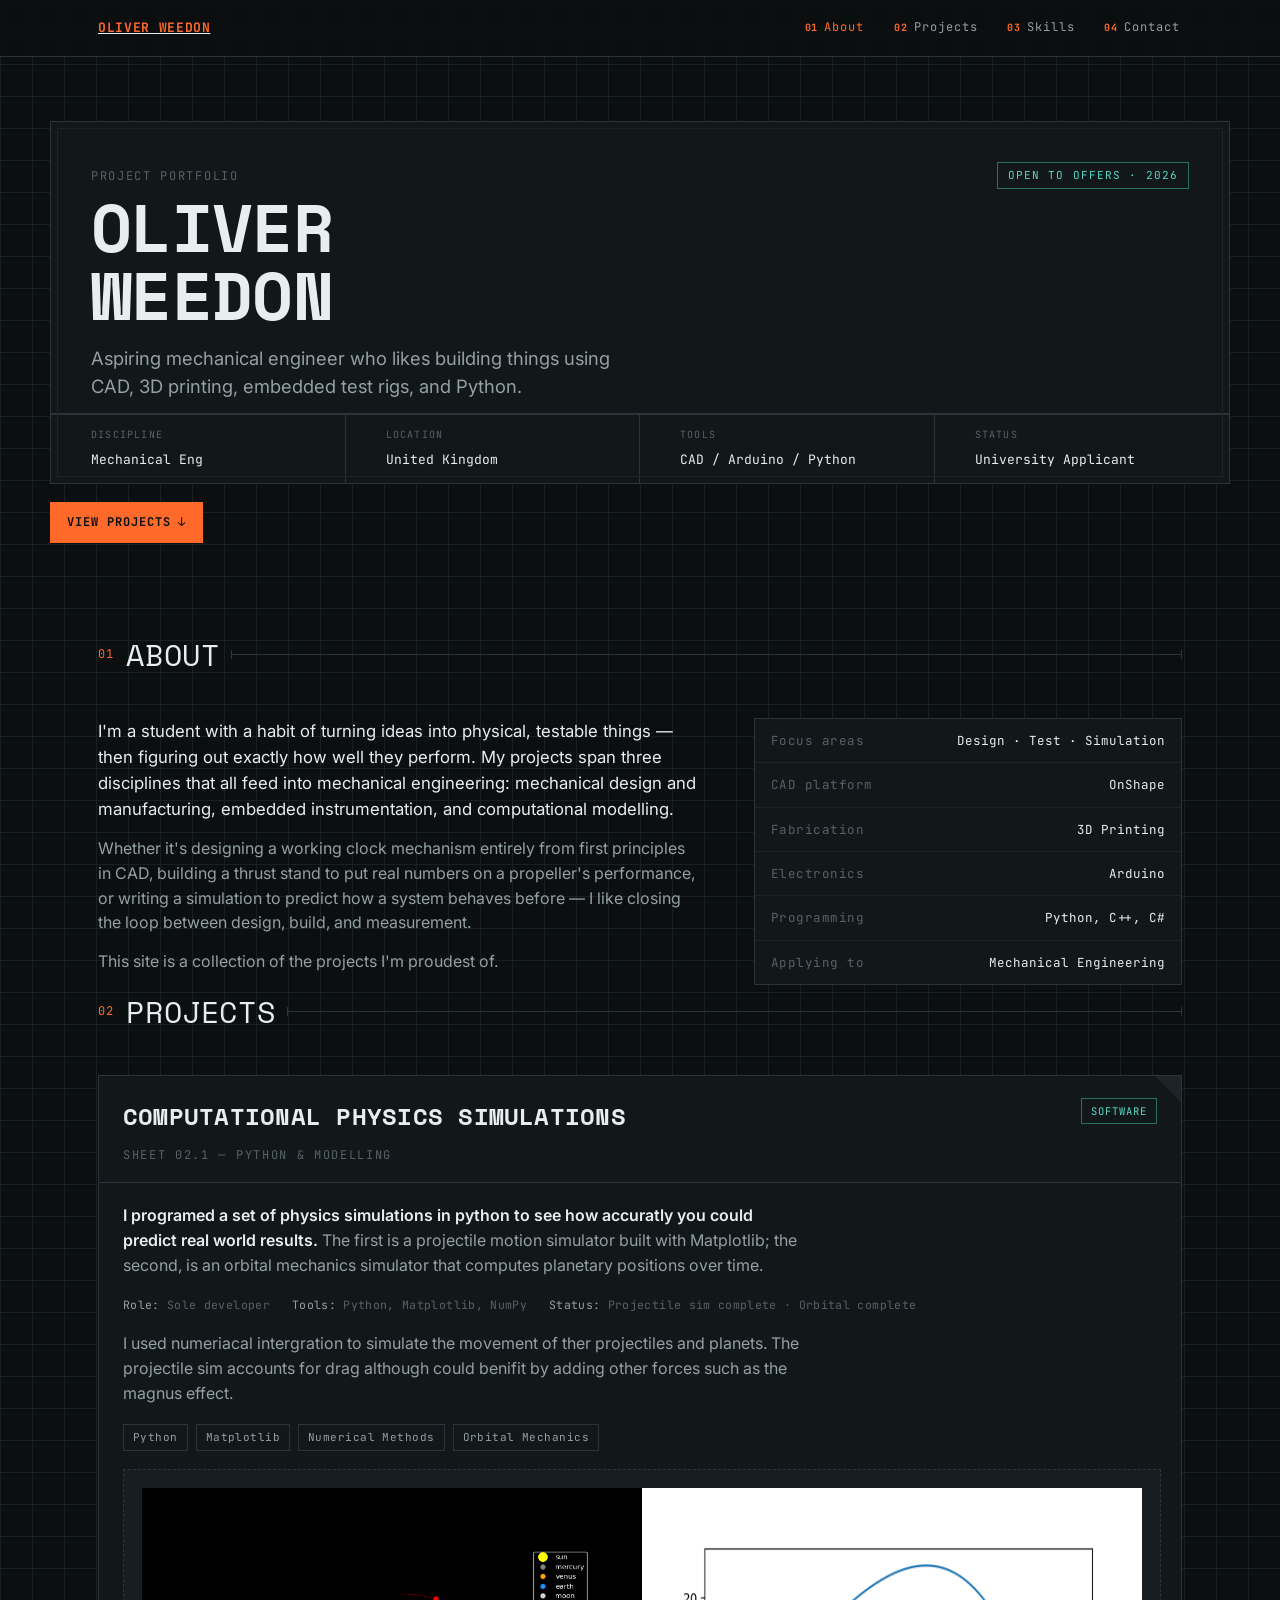
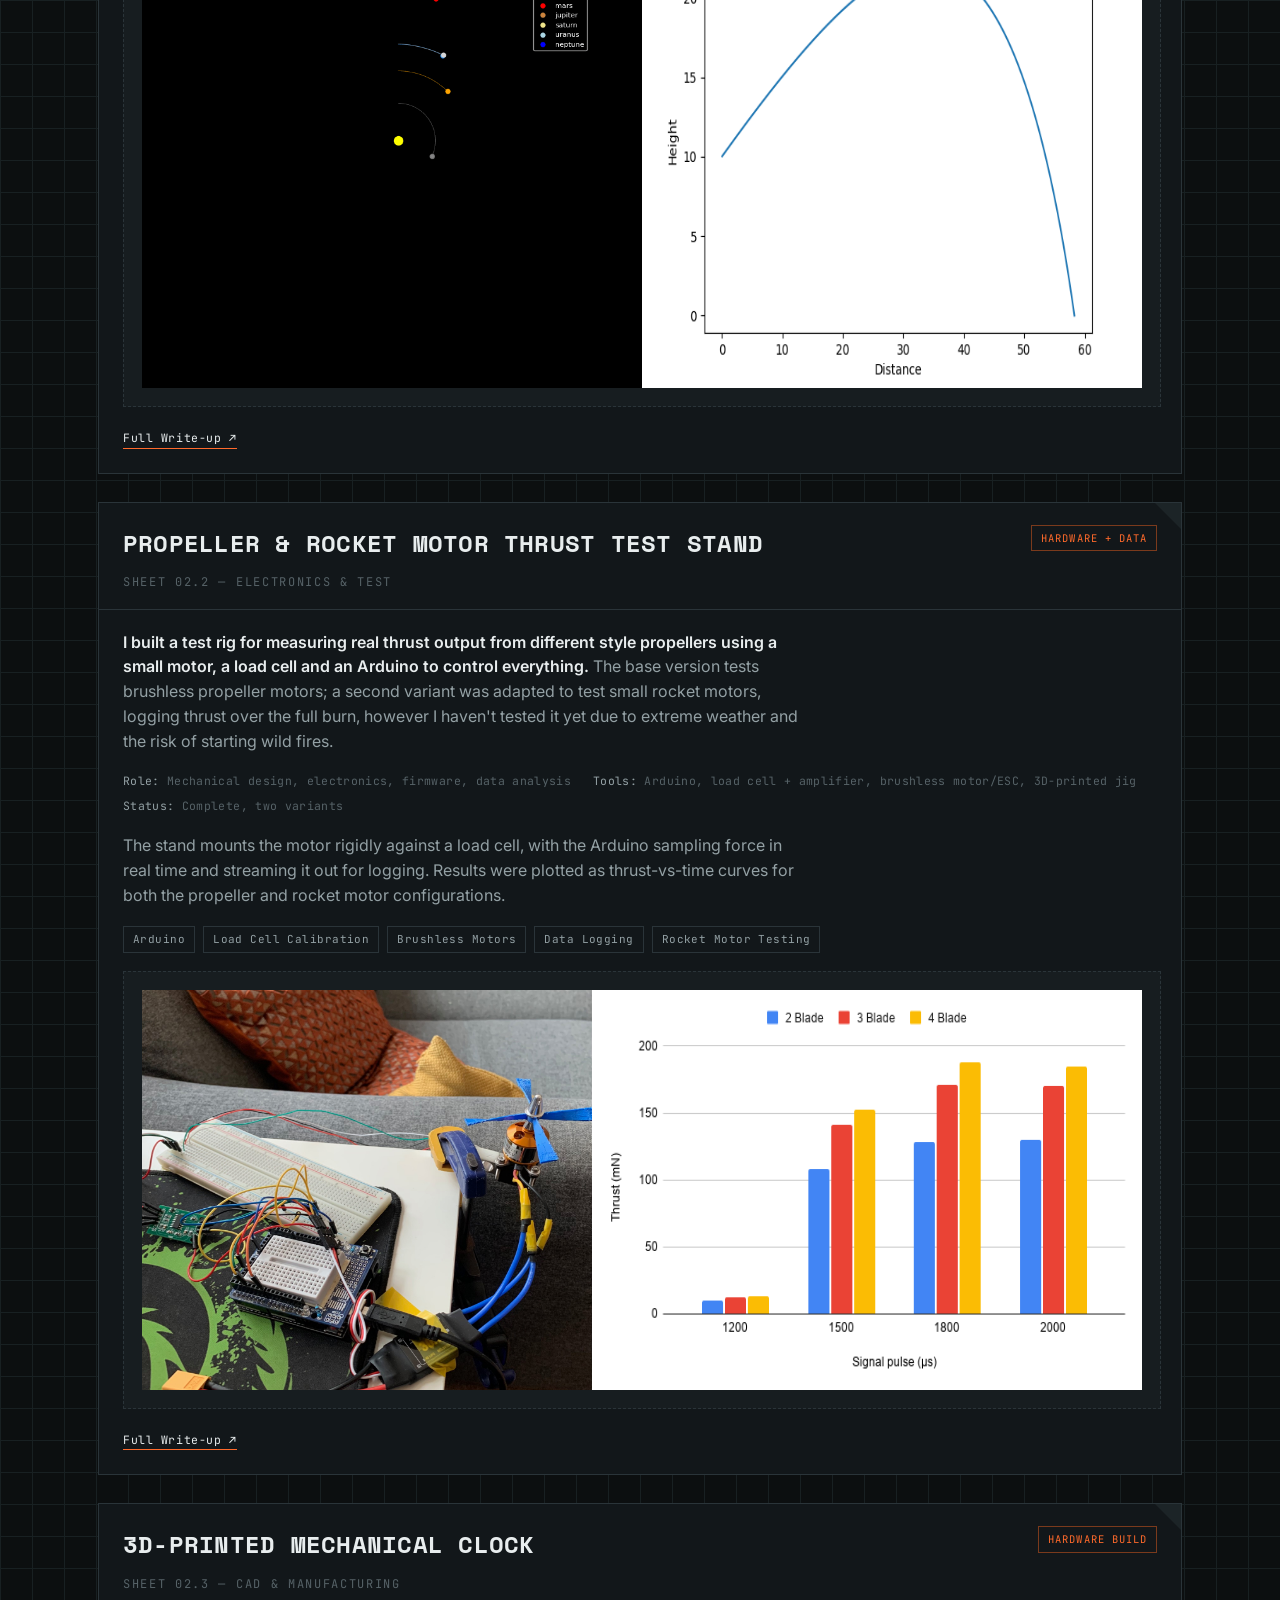
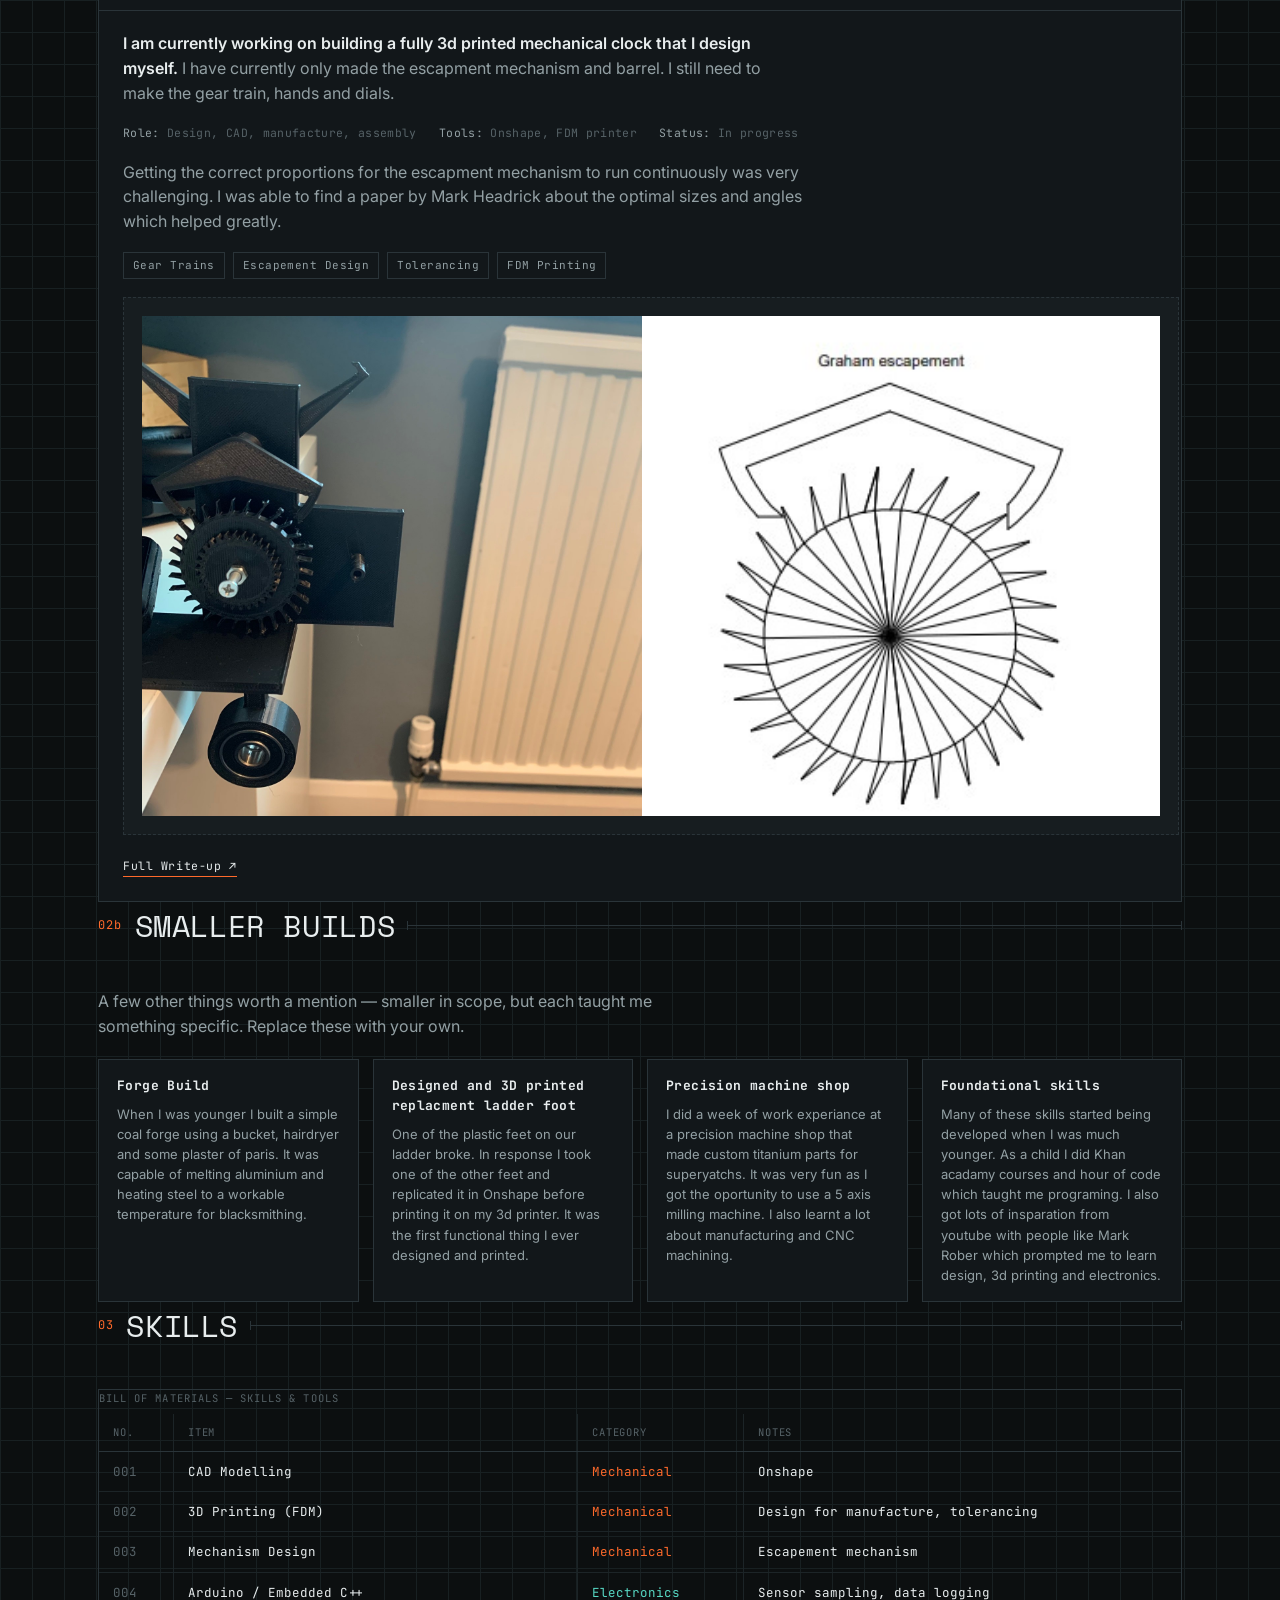
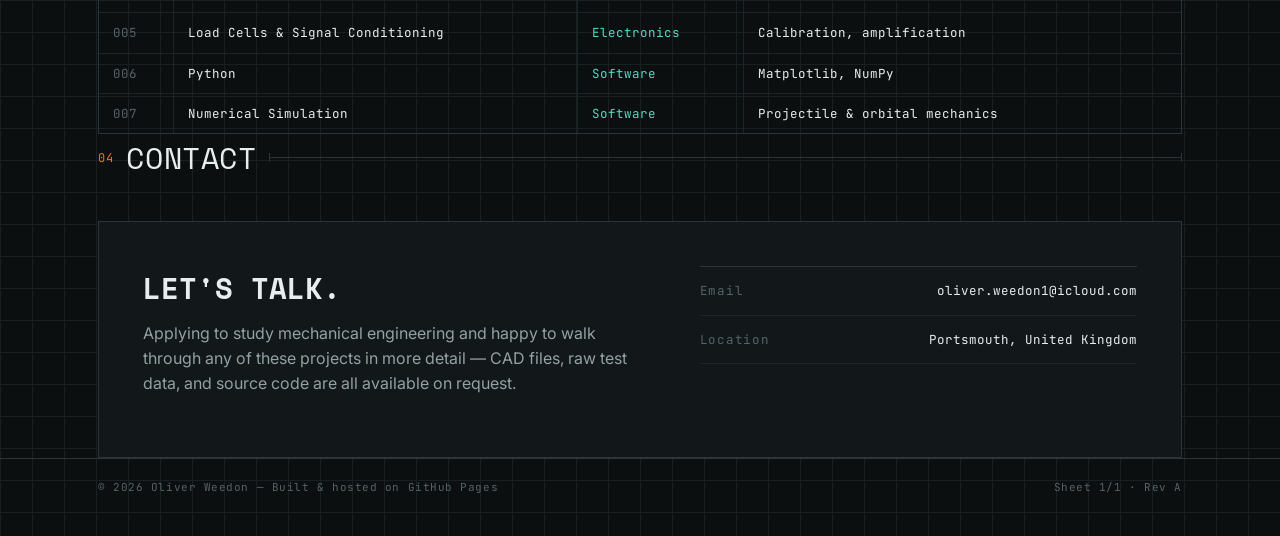
<file: index.html>
<!DOCTYPE html>
<html lang="en">
<head>
<meta charset="UTF-8">
<meta name="viewport" content="width=device-width, initial-scale=1.0">
<title>Oliver Weedon — Mechanical Engineering Portfolio</title>
<meta name="description" content="Engineering project portfolio — CAD, 3D printing, embedded electronics, and computational physics.">
<link rel="preconnect" href="https://fonts.googleapis.com">
<link href="https://fonts.googleapis.com/css2?family=Space+Mono:wght@400;700&family=JetBrains+Mono:wght@400;500&family=Inter:wght@400;500;600&display=swap" rel="stylesheet">
<link rel="stylesheet" href="style.css">
</head>
<body>

<nav class="ruler-nav">
  <div class="wrap">
    <a href="#top" class="ruler-mark"><span>OLIVER WEEDON</span></a>
    <ul class="ruler-links">
      <li><a href="#about"><small>01</small><span class="label">About</span></a></li>
      <li><a href="#projects"><small>02</small><span class="label">Projects</span></a></li>
      <li><a href="#skills"><small>03</small><span class="label">Skills</span></a></li>
      <li><a href="#contact"><small>04</small><span class="label">Contact</span></a></li>
    </ul>
  </div>
</nav>

<main id="top">

  <!-- ============================= HERO ============================= -->
  <header class="hero wrap">
    <div class="title-block">
      <div class="tb-top">
        <div>
          <span class="eyebrow">Project Portfolio</span>
          <h1 class="tb-name">Oliver<br>Weedon</h1>
          <p class="tb-tagline">Aspiring mechanical engineer who likes building things using CAD, 3D printing, embedded test rigs, and Python.</p>
        </div>
        <span class="tb-status">Open to offers · 2026</span>
      </div>
      <div class="tb-fields">
        <div class="tb-field"><span class="k">Discipline</span><span class="v">Mechanical Eng</span></div>
        <div class="tb-field"><span class="k">Location</span><span class="v">United Kingdom</span></div>
        <div class="tb-field"><span class="k">Tools</span><span class="v">CAD / Arduino / Python</span></div>
        <div class="tb-field"><span class="k">Status</span><span class="v">University Applicant</span></div>
      </div>
    </div>
    <div class="hero-links">
      <a href="#projects" class="btn primary">View Projects ↓</a>
    </div>
  </header>

  <!-- ============================= ABOUT ============================= -->
  <section id="about" class="wrap">
    <div class="dim-divider"><span class="num">01</span><span class="label">About</span><span class="line"></span></div>
    <div class="about-grid reveal">
      <div class="about-text">
        <p>I'm a student with a habit of turning ideas into physical, testable things — then figuring out exactly how well they perform. My projects span three disciplines that all feed into mechanical engineering: mechanical design and manufacturing, embedded instrumentation, and computational modelling.</p>
        <p>Whether it's designing a working clock mechanism entirely from first principles in CAD, building a thrust stand to put real numbers on a propeller's performance, or writing a simulation to predict how a system behaves before — I like closing the loop between design, build, and measurement.</p>
        <p>This site is a collection of the projects I'm proudest of.</p>
      </div>
      <div class="spec-list">
        <div class="row"><span class="k">Focus areas</span><span class="v">Design · Test · Simulation</span></div>
        <div class="row"><span class="k">CAD platform</span><span class="v">OnShape</span></div>
        <div class="row"><span class="k">Fabrication</span><span class="v">3D Printing</span></div>
        <div class="row"><span class="k">Electronics</span><span class="v">Arduino</span></div>
        <div class="row"><span class="k">Programming</span><span class="v">Python, C++, C#</span></div>
        <div class="row"><span class="k">Applying to</span><span class="v">Mechanical Engineering</span></div>
      </div>
    </div>
  </section>

  <!-- ============================= PROJECTS ============================= -->
  <section id="projects" class="wrap">
    <div class="dim-divider"><span class="num">02</span><span class="label">Projects</span><span class="line"></span></div>

    <div class="projects-list">

        <!-- Project 01: Mechanical Clock -->
        <article class="sheet reveal">
            <div class="sheet-corner" aria-hidden="true"></div>
            <div class="sheet-head">
                <div>
                    <h3><a href="project-simulations.html" style="color:inherit; text-decoration:none;">Computational Physics Simulations</a></h3>
                    <span class="eyebrow">Sheet 02.1 — Python &amp; Modelling</span>
                </div>
                <span class="sheet-tag code">Software</span>
            </div>
            <div class="sheet-body">
                <p><strong>I programed a set of physics simulations in python to see how accuratly you could predict real world results.</strong> The first is a projectile motion simulator built with Matplotlib; the second, is an orbital mechanics simulator that computes planetary positions over time.</p>
                <div class="sheet-meta">
                    <span><b>Role:</b> Sole developer</span>
                    <span><b>Tools:</b> Python, Matplotlib, NumPy</span>
                    <span><b>Status:</b> Projectile sim complete · Orbital complete</span>
                </div>
                <p>I used numeriacal intergration to simulate the movement of ther projectiles and planets. The projectile sim accounts for drag although could benifit by adding other forces such as the magnus effect.</p>
                <div class="chip-row">
                    <span class="chip">Python</span>
                    <span class="chip">Matplotlib</span>
                    <span class="chip">Numerical Methods</span>
                    <span class="chip">Orbital Mechanics</span>
                </div>
                <div class="figure-placeholder">
                    <img src="orbit_animation1.gif" width="500" height="500">
                    <img src="Projectile.png" width="500" height="500">
                </div>
                <div class="sheet-links">
                    <a href="project-simulations.html">Full Write-up ↗</a>
                </div>
            </div>
        </article>

        <!-- Project 02: Thrust Stand -->
        <article class="sheet reveal">
            <div class="sheet-corner" aria-hidden="true"></div>
            <div class="sheet-head">
                <div>
                    <h3><a href="project-thrust-stand.html" style="color:inherit; text-decoration:none;">Propeller &amp; Rocket Motor Thrust Test Stand</a></h3>
                    <span class="eyebrow">Sheet 02.2 — Electronics &amp; Test</span>
                </div>
                <span class="sheet-tag build">Hardware + Data</span>
            </div>
            <div class="sheet-body">
                <p><strong>I built a test rig for measuring real thrust output from different style propellers using a small motor, a load cell and an Arduino to control everything.</strong> The base version tests brushless propeller motors; a second variant was adapted to test small rocket motors, logging thrust over the full burn, however I haven't tested it yet due to extreme weather and the risk of starting wild fires.</p>
                <div class="sheet-meta">
                    <span><b>Role:</b> Mechanical design, electronics, firmware, data analysis</span>
                    <span><b>Tools:</b> Arduino, load cell + amplifier, brushless motor/ESC, 3D-printed jig</span>
                    <span><b>Status:</b> Complete, two variants</span>
                </div>
                <p>The stand mounts the motor rigidly against a load cell, with the Arduino sampling force in real time and streaming it out for logging. Results were plotted as thrust-vs-time curves for both the propeller and rocket motor configurations.</p>
                <div class="chip-row">
                    <span class="chip">Arduino</span>
                    <span class="chip">Load Cell Calibration</span>
                    <span class="chip">Brushless Motors</span>
                    <span class="chip">Data Logging</span>
                    <span class="chip">Rocket Motor Testing</span>
                </div>
                <div class="figure-placeholder">
                    <img src="Motor.jpeg" width="450" height="400">
                    <img src="chart (1).png" width="550" height="400">
                </div>
                <div class="sheet-links">
                    <a href="project-thrust-stand.html">Full Write-up ↗</a>
                </div>
            </div>
        </article>

        <!-- Project 03: Physics Simulations -->

        <article class="sheet reveal">
            <div class="sheet-corner" aria-hidden="true"></div>
            <div class="sheet-head">
                <div>
                    <h3><a href="project-clock.html" style="color:inherit; text-decoration:none;">3D-Printed Mechanical Clock</a></h3>
                    <span class="eyebrow">Sheet 02.3 — CAD &amp; Manufacturing</span>
                </div>
                <span class="sheet-tag build">Hardware Build</span>
            </div>
            <div class="sheet-body">
                <p><strong>I am currently working on building a fully 3d printed mechanical clock that I design myself.</strong> I have currently only made the escapment mechanism and barrel. I still need to make the gear train, hands and dials.</p>
                <div class="sheet-meta">
                    <span><b>Role:</b> Design, CAD, manufacture, assembly</span>
                    <span><b>Tools:</b> Onshape, FDM printer</span>
                    <span><b>Status:</b> In progress</span>
                </div>
                <p>Getting the correct proportions for the escapment mechanism to run continuously was very challenging. I was able to find a paper by Mark Headrick about the optimal sizes and angles which helped greatly.</p>
                <div class="chip-row">
                    <span class="chip">Gear Trains</span>
                    <span class="chip">Escapement Design</span>
                    <span class="chip">Tolerancing</span>
                    <span class="chip">FDM Printing</span>
                </div>
                <div class="figure-placeholder">
                    <img src="IMG_1577.jpg" width="500" height="500">
                    <img src="escapment.jpg"  height="500">
                </div>
                <div class="sheet-links">
                    <a href="project-clock.html">Full Write-up ↗</a>
                </div>
            </div>
        </article>

    </div>
  </section>



  <!-- ============================= MISC PROJECTS ============================= -->
  <section id="misc" class="wrap">
    <div class="dim-divider"><span class="num">02b</span><span class="label">Smaller Builds</span><span class="line"></span></div>
    <p class="about-text" style="margin-bottom:20px; color:var(--ink-dim); max-width:60ch;">A few other things worth a mention — smaller in scope, but each taught me something specific. Replace these with your own.</p>
    <div class="misc-grid reveal">
      <div class="misc-card">
        <h4>Forge Build</h4>
        <p>When I was younger I built a simple coal forge using a bucket, hairdryer and some plaster of paris. It was capable of melting aluminium and heating steel to a workable temperature for blacksmithing.</p>
      </div>
      <div class="misc-card">
        <h4>Designed and 3D printed replacment ladder foot</h4>
        <p>One of the plastic feet on our ladder broke. In response I took one of the other feet and replicated it in Onshape before printing it on my 3d printer. It was the first functional thing I ever designed and printed.</p>
      </div>
      <div class="misc-card">
        <h4>Precision machine shop</h4>
        <p>I did a week of work experiance at a precision machine shop that made custom titanium parts for superyatchs. It was very fun as I got the oportunity to use a 5 axis milling machine. I also learnt a lot about manufacturing and CNC machining.</p>
      </div>
      <div class="misc-card">
        <h4>Foundational skills</h4>
        <p>Many of these skills started being developed when I was much younger. As a child I did Khan acadamy courses and hour of code which taught me programing. I also got lots of insparation from youtube with people like Mark Rober which prompted me to learn design, 3d printing and electronics.</p>
      </div>
    </div>
  </section>

  <!-- ============================= SKILLS ============================= -->
  <section id="skills" class="wrap">
    <div class="dim-divider"><span class="num">03</span><span class="label">Skills</span><span class="line"></span></div>
    <div class="bom-wrap reveal">
      <table class="bom">
        <caption>Bill of Materials — Skills &amp; Tools</caption>
        <thead>
          <tr><th>No.</th><th>Item</th><th>Category</th><th>Notes</th></tr>
        </thead>
        <tbody>
          <tr><td class="no">001</td><td>CAD Modelling</td><td class="cat-build">Mechanical</td><td>Onshape</td></tr>
          <tr><td class="no">002</td><td>3D Printing (FDM)</td><td class="cat-build">Mechanical</td><td>Design for manufacture, tolerancing</td></tr>
          <tr><td class="no">003</td><td>Mechanism Design</td><td class="cat-build">Mechanical</td><td>Escapement mechanism</td></tr>
          <tr><td class="no">004</td><td>Arduino / Embedded C++</td><td class="cat-code">Electronics</td><td>Sensor sampling, data logging</td></tr>
          <tr><td class="no">005</td><td>Load Cells &amp; Signal Conditioning</td><td class="cat-code">Electronics</td><td>Calibration, amplification</td></tr>
          <tr><td class="no">006</td><td>Python</td><td class="cat-code">Software</td><td>Matplotlib, NumPy</td></tr>
          <tr><td class="no">007</td><td>Numerical Simulation</td><td class="cat-code">Software</td><td>Projectile &amp; orbital mechanics</td></tr>
        </tbody>
      </table>
    </div>
  </section>

  <!-- ============================= CONTACT ============================= -->
  <section id="contact" class="wrap">
    <div class="dim-divider"><span class="num">04</span><span class="label">Contact</span><span class="line"></span></div>
    <div class="signoff reveal">
      <div>
        <h3>Let's talk.</h3>
        <p>Applying to study mechanical engineering and happy to walk through any of these projects in more detail — CAD files, raw test data, and source code are all available on request.</p>
      </div>
      <div class="signoff-fields">
        <div class="row"><span class="k">Email</span><a href="mailto:oliver.weedon1@icloud.com">oliver.weedon1@icloud.com</a></div>
        <div class="row"><span class="k">Location</span><span>Portsmouth, United Kingdom</span></div>
      </div>
    </div>
  </section>

</main>

<footer>
  <div class="wrap">
    <span>© 2026 Oliver Weedon — Built &amp; hosted on GitHub Pages</span>
    <span>Sheet 1/1 · Rev A</span>
  </div>
</footer>

<script src="script.js"></script>
</body>
</html>
</file>
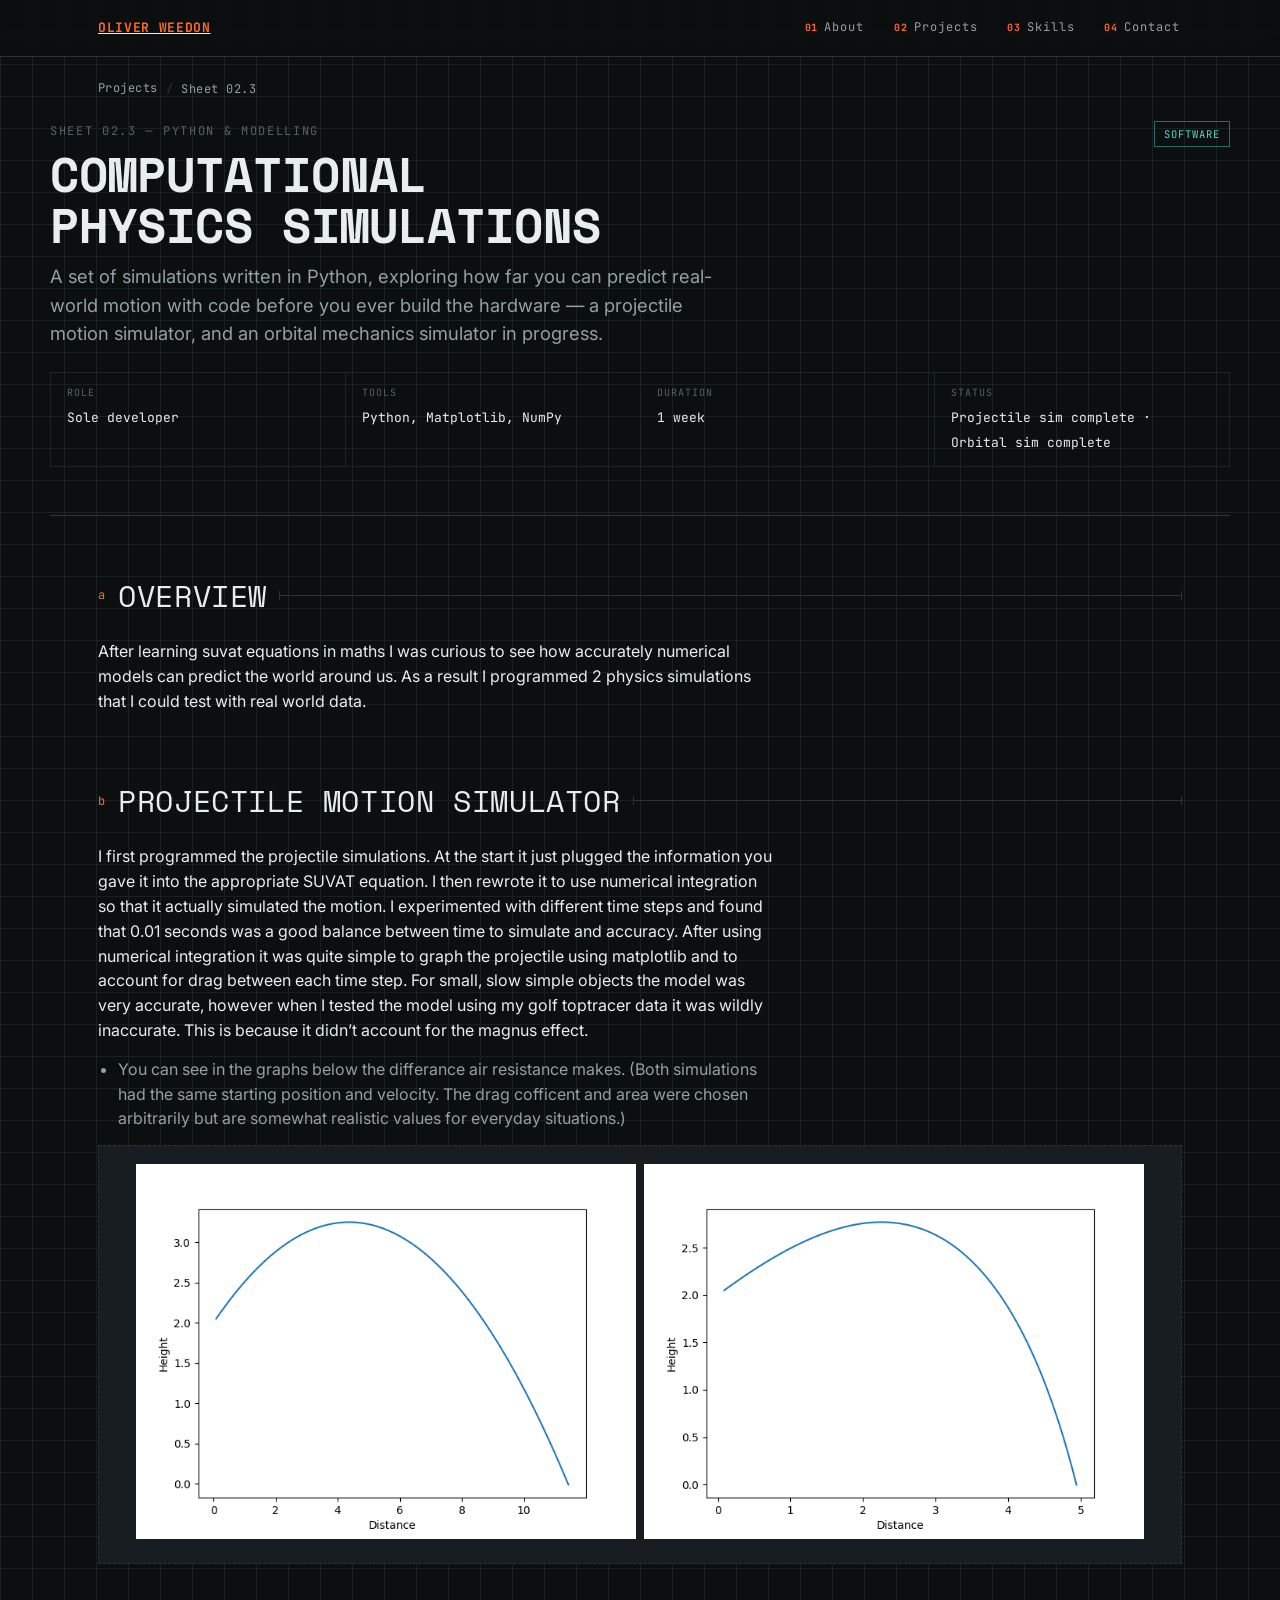
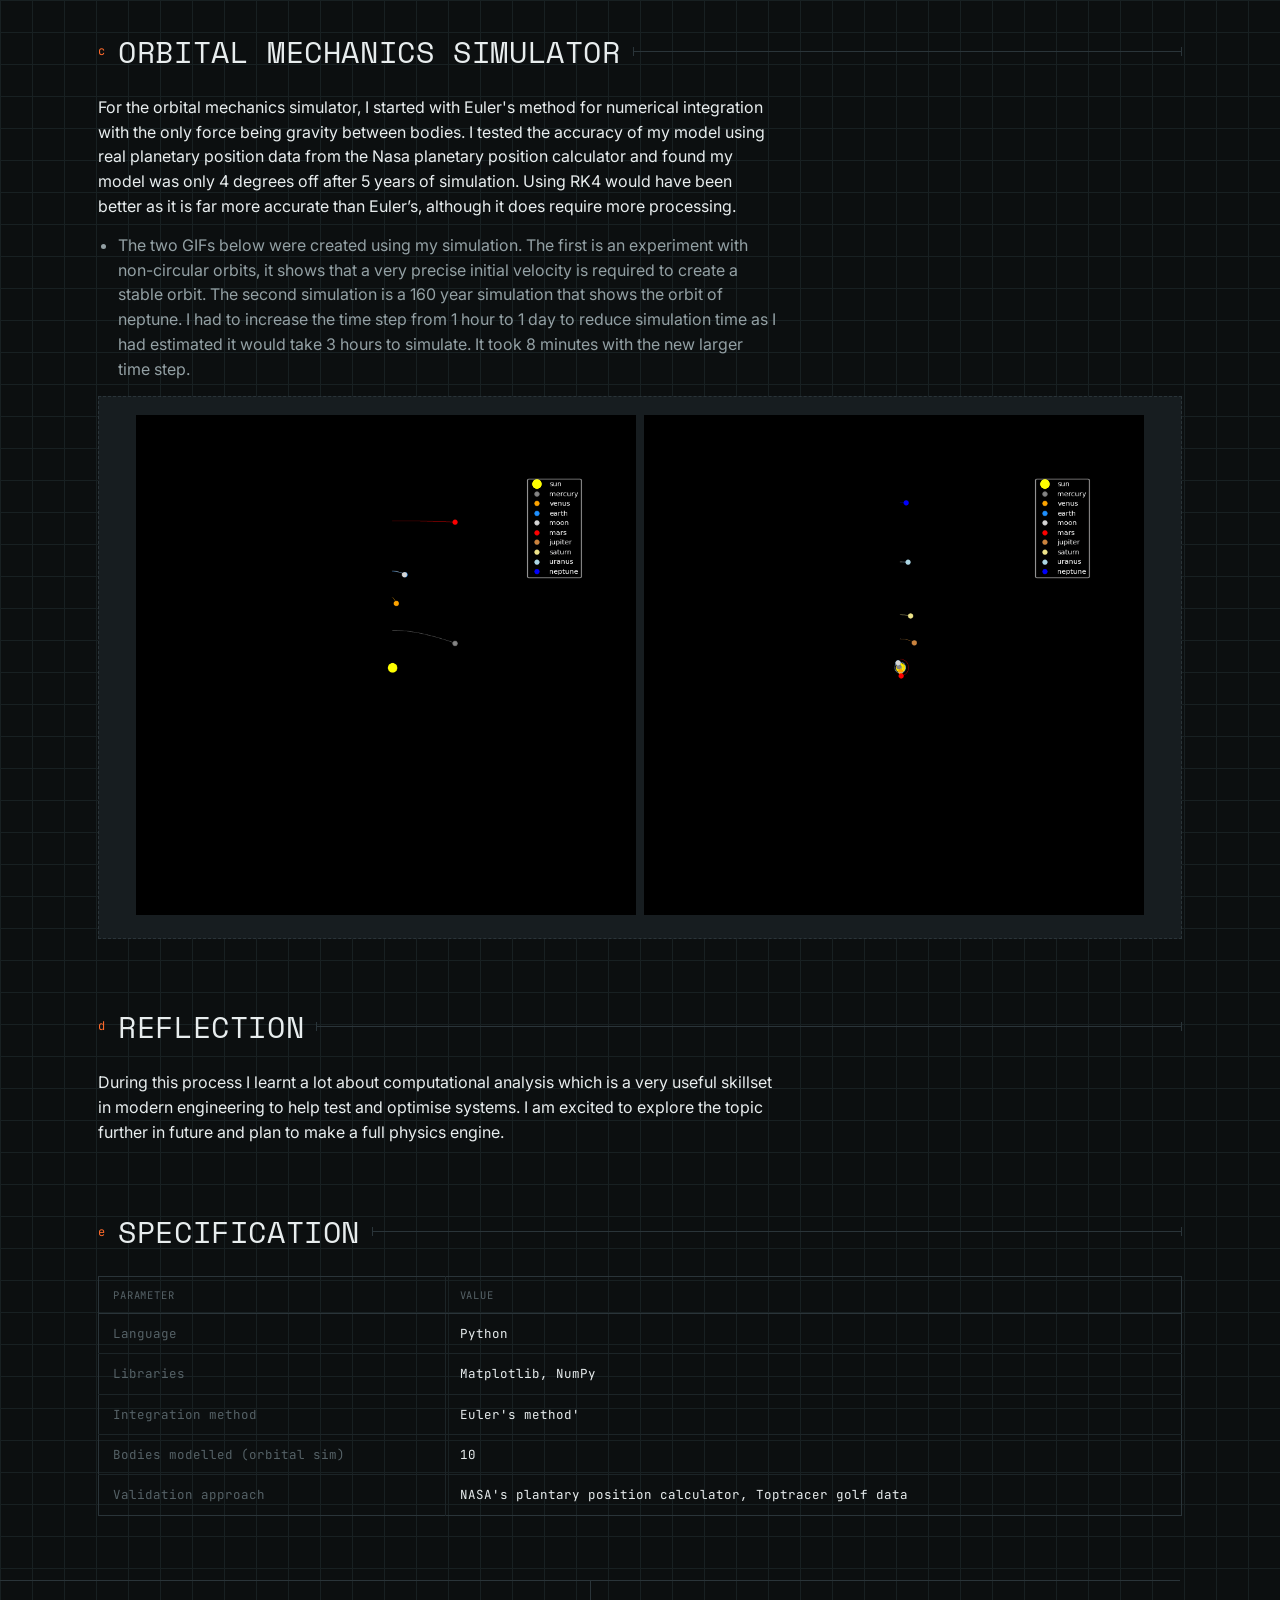
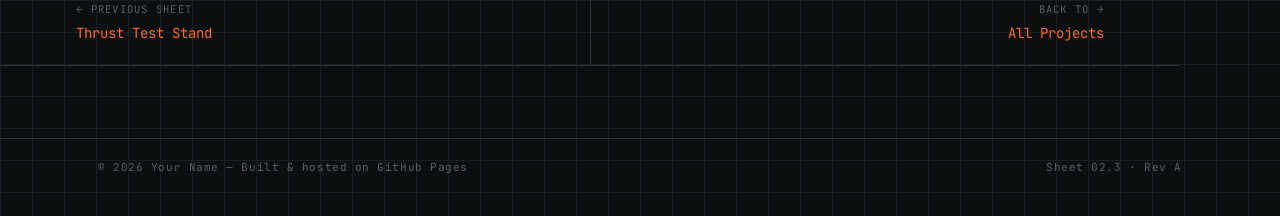
<file: project-simulations.html>
<!DOCTYPE html>
<html lang="en">
<head>
<meta charset="UTF-8">
<meta name="viewport" content="width=device-width, initial-scale=1.0">
<title>Computational Physics Simulations — Oliver Weedon</title>
<meta name="description" content="Physics simulations written in Python exploring projectile motion and orbital mechanics.">
<link rel="preconnect" href="https://fonts.googleapis.com">
<link href="https://fonts.googleapis.com/css2?family=Space+Mono:wght@400;700&family=JetBrains+Mono:wght@400;500&family=Inter:wght@400;500;600&display=swap" rel="stylesheet">
<link rel="stylesheet" href="style.css">
</head>
<body>

<nav class="ruler-nav">
  <div class="wrap">
    <a href="index.html#top" class="ruler-mark"><span>OLIVER WEEDON</span></a>
    <ul class="ruler-links">
      <li><a href="index.html#about"><small>01</small><span class="label">About</span></a></li>
      <li><a href="index.html#projects"><small>02</small><span class="label">Projects</span></a></li>
      <li><a href="index.html#skills"><small>03</small><span class="label">Skills</span></a></li>
      <li><a href="index.html#contact"><small>04</small><span class="label">Contact</span></a></li>
    </ul>
  </div>
</nav>

<main>
  <div class="wrap">
    <nav class="crumb" aria-label="Breadcrumb">
      <a href="index.html#projects">Projects</a><span class="sep">/</span><span class="current">Sheet 02.3</span>
    </nav>
  </div>

  <header class="wrap page-hero">
    <div class="page-hero-top">
      <div>
        <span class="eyebrow">Sheet 02.3 — Python &amp; Modelling</span>
        <h1>Computational Physics Simulations</h1>
        <p class="tagline">A set of simulations written in Python, exploring how far you can predict real-world motion with code before you ever build the hardware — a projectile motion simulator, and an orbital mechanics simulator in progress.</p>
      </div>
      <span class="sheet-tag code">Software</span>
    </div>
    <div class="page-meta-row">
      <div class="cell"><span class="k">Role</span><span class="v">Sole developer</span></div>
      <div class="cell"><span class="k">Tools</span><span class="v">Python, Matplotlib, NumPy</span></div>
      <div class="cell"><span class="k">Duration</span><span class="v">1 week</span></div>
      <div class="cell"><span class="k">Status</span><span class="v">Projectile sim complete · Orbital sim complete</span></div>
    </div>
  </header>

  <section class="wrap detail-section">
    <div class="dim-divider"><span class="num">a</span><span class="label">Overview</span><span class="line"></span></div>
    <div class="prose">
        <p>After learning suvat equations in maths I was curious to see how accurately numerical models can predict the world around us. As a result I programmed 2 physics simulations that I could test with real world data.</p>
    </div>
  </section>

  <section class="wrap detail-section">
    <div class="dim-divider"><span class="num">b</span><span class="label">Projectile Motion Simulator</span><span class="line"></span></div>
    <div class="prose">
        <p>I first programmed the projectile simulations. At the start it just plugged the information you gave it into the appropriate SUVAT equation. I then rewrote it to use numerical integration so that it actually simulated the motion. I experimented with different time steps and found that 0.01 seconds was a good balance between time to simulate and accuracy. After using numerical integration it was quite simple to graph the projectile using matplotlib and to account for drag between each time step. For small, slow simple objects the model was very accurate, however when I tested the model using my golf toptracer data it was wildly inaccurate. This is because it didn’t account for the magnus effect.</p>
      <ul>
          <li>You can see in the graphs below the differance air resistance makes. (Both simulations had the same starting position and velocity. The drag cofficent and area were chosen arbitrarily but are somewhat realistic values for everyday situations.)</li>
      </ul>
    </div>
        
      <div class="figure-placeholder"><span class="txt">
            <img src="no_drag.png" width="500"> <img src="drag.png" width="500">
      </span></div>
  </section>

  <section class="wrap detail-section">
    <div class="dim-divider"><span class="num">c</span><span class="label">Orbital Mechanics Simulator</span><span class="line"></span></div>
    <div class="prose">
        <p>For the orbital mechanics simulator, I started with Euler's method for numerical integration with the only force being gravity between bodies. I tested the accuracy of my model using real planetary position data from the Nasa planetary position calculator and found my model was only 4 degrees off after 5 years of simulation. Using RK4 would have been better as it is far more accurate than Euler’s, although it does require more processing.</p>
        <ul>
            <li>The two GIFs below were created using my simulation. The first is an experiment with non-circular orbits, it shows that a very precise initial velocity is required to create a stable orbit. The second simulation is a 160 year simulation that shows the orbit of neptune. I had to increase the time step from 1 hour to 1 day to reduce simulation time as I had estimated it would take 3 hours to simulate. It took 8 minutes with the new larger time step.</li>
        </ul>

    </div>
      <div class="figure-placeholder"><span class="txt"><img src="non_circular.gif" width="500"> <img src="nept.gif" width="500"></span></div>
  </section>

  <section class="wrap detail-section">
    <div class="dim-divider"><span class="num">d</span><span class="label">Reflection</span><span class="line"></span></div>
    <div class="prose">
        <p>During this process I learnt a lot about computational analysis which is a very useful skillset in modern engineering to help test and optimise systems. I am excited to explore the topic further in future and plan to make a full physics engine.</p>
    </div>
  </section>

  <section class="wrap detail-section">
    <div class="dim-divider"><span class="num">e</span><span class="label">Specification</span><span class="line"></span></div>
    <table class="specs-table">
      <thead><tr><th>Parameter</th><th>Value</th></tr></thead>
      <tbody>
        <tr><td class="k">Language</td><td>Python</td></tr>
        <tr><td class="k">Libraries</td><td>Matplotlib, NumPy</td></tr>
        <tr><td class="k">Integration method</td><td>Euler's method'</td></tr>
        <tr><td class="k">Bodies modelled (orbital sim)</td><td>10</td></tr>
        <tr><td class="k">Validation approach</td><td>NASA's plantary position calculator, Toptracer golf data</td></tr>
      </tbody>
    </table>
  </section>



  <nav class="wrap project-pager" aria-label="Project navigation">
    <a href="project-thrust-stand.html" class="prev">
      <span class="dir">← Previous sheet</span>
      <span class="title">Thrust Test Stand</span>
    </a>
    <a href="index.html#projects" class="next">
      <span class="dir">Back to →</span>
      <span class="title">All Projects</span>
    </a>
  </nav>
</main>

<footer>
  <div class="wrap">
    <span>© 2026 Your Name — Built &amp; hosted on GitHub Pages</span>
    <span>Sheet 02.3 · Rev A</span>
  </div>
</footer>

<script src="script.js"></script>
</body>
</html>
</file>
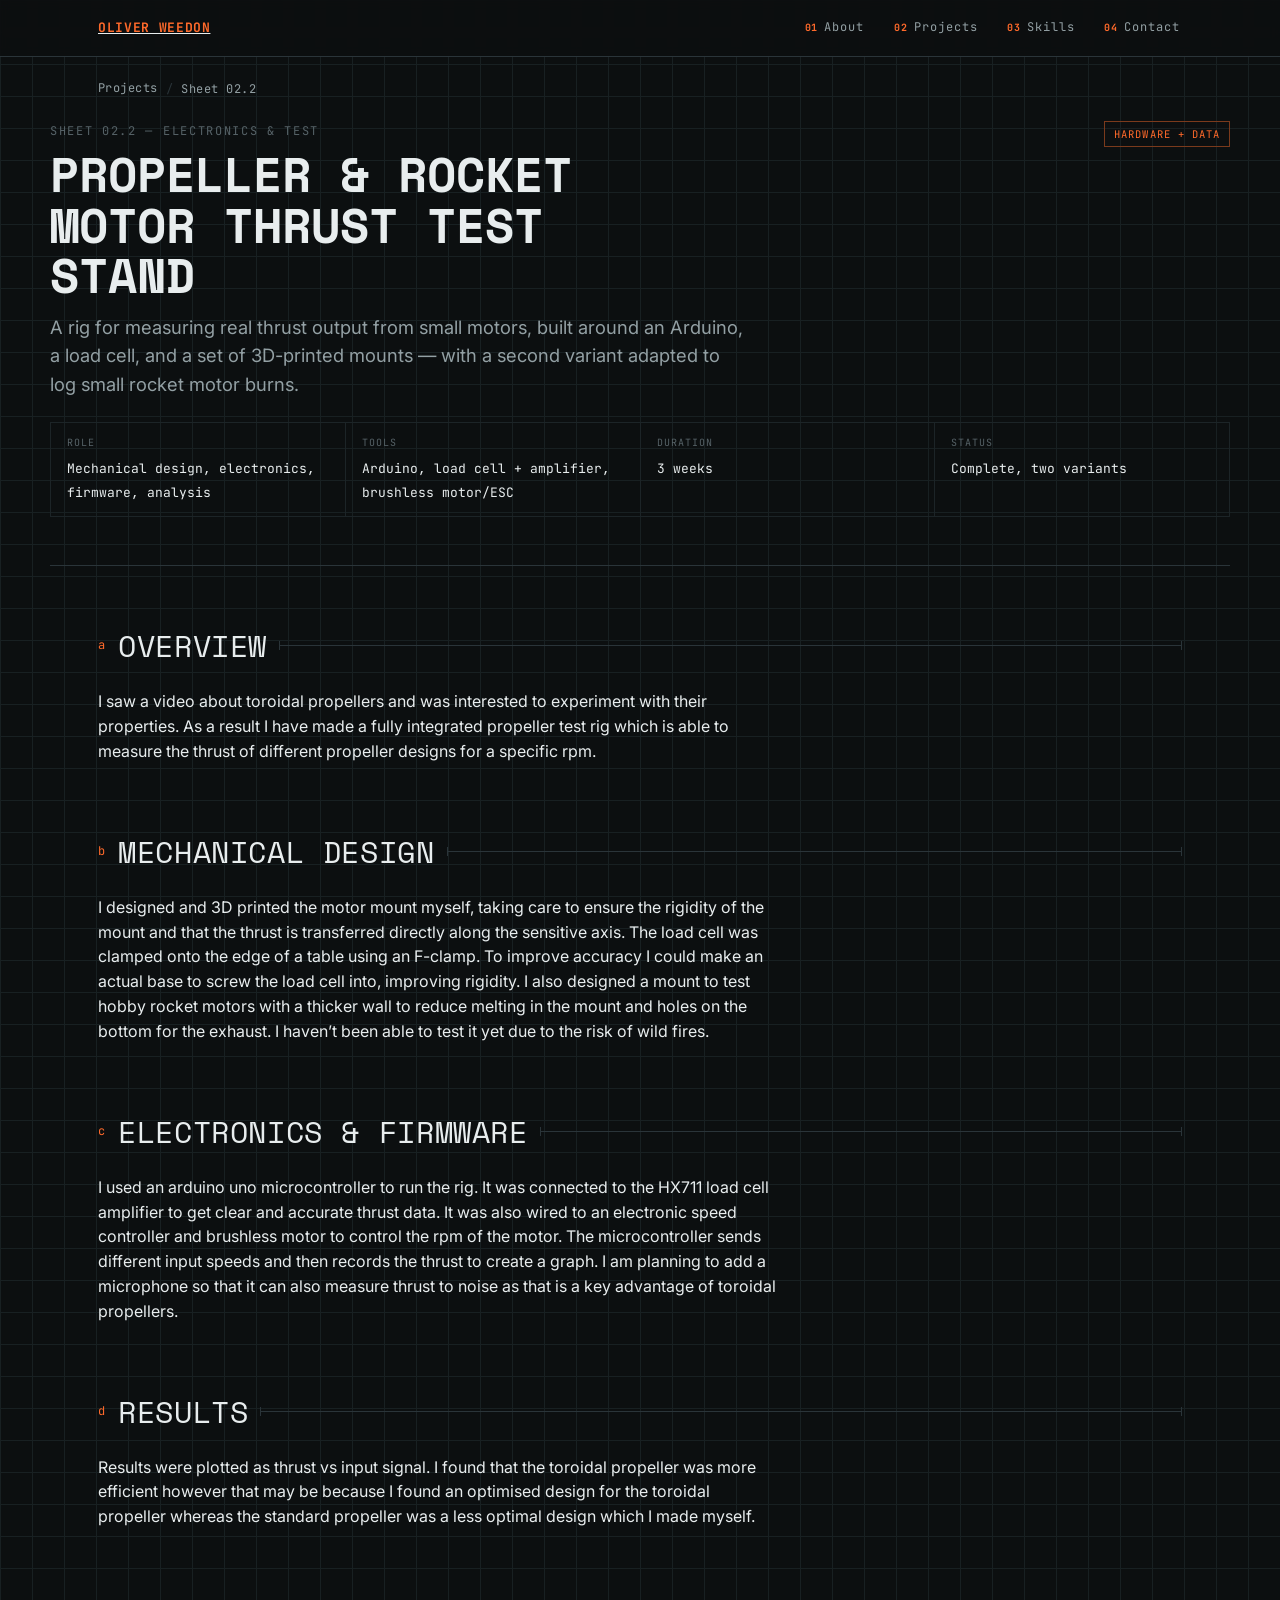
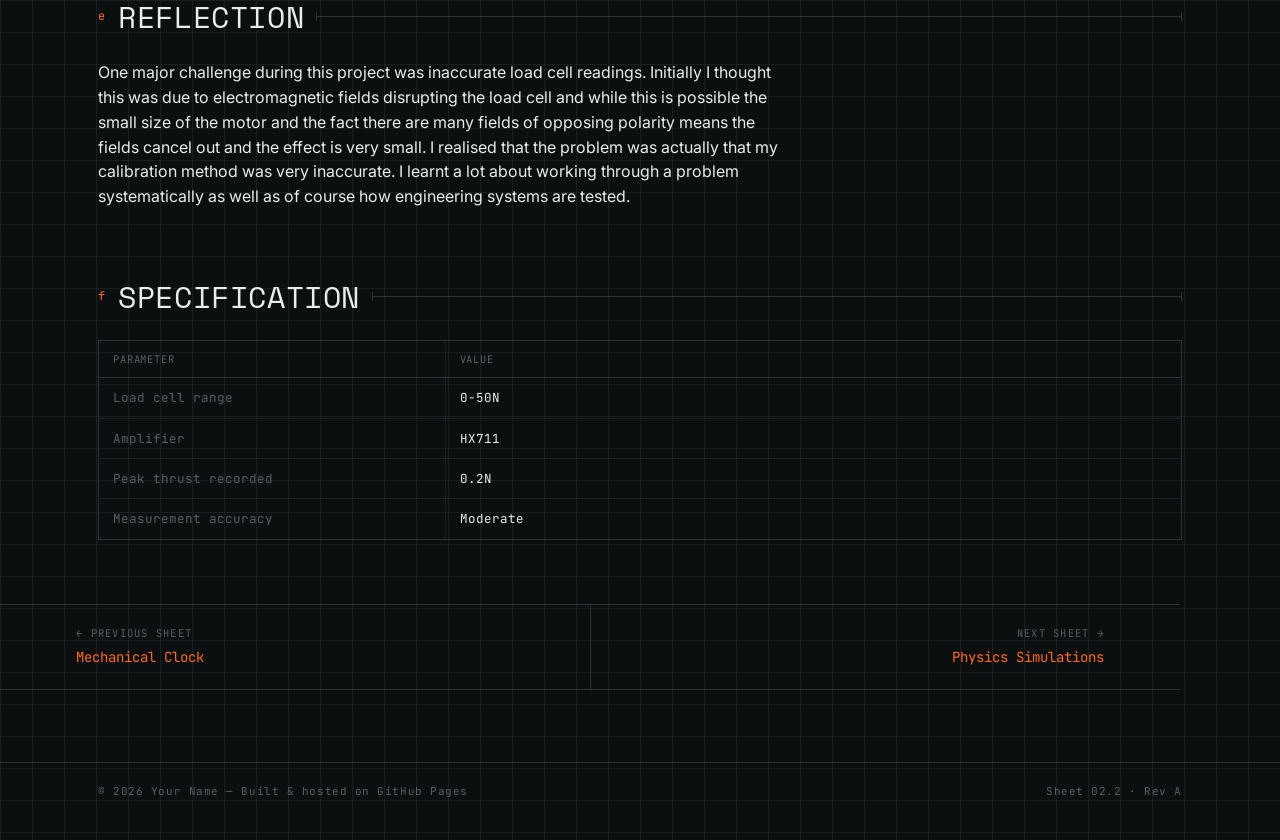
<file: project-thrust-stand.html>
<!DOCTYPE html>
<html lang="en">
<head>
<meta charset="UTF-8">
<meta name="viewport" content="width=device-width, initial-scale=1.0">
<title>Thrust Test Stand — Oliver Weedon</title>
<meta name="description" content="A test rig for measuring real thrust output from small motors, built around an Arduino, a load cell, and 3D-printed mounts.">
<link rel="preconnect" href="https://fonts.googleapis.com">
<link href="https://fonts.googleapis.com/css2?family=Space+Mono:wght@400;700&family=JetBrains+Mono:wght@400;500&family=Inter:wght@400;500;600&display=swap" rel="stylesheet">
<link rel="stylesheet" href="style.css">
</head>
<body>

<nav class="ruler-nav">
  <div class="wrap">
    <a href="index.html#top" class="ruler-mark"><span>OLIVER WEEDON</span></a>
    <ul class="ruler-links">
      <li><a href="index.html#about"><small>01</small><span class="label">About</span></a></li>
      <li><a href="index.html#projects"><small>02</small><span class="label">Projects</span></a></li>
      <li><a href="index.html#skills"><small>03</small><span class="label">Skills</span></a></li>
      <li><a href="index.html#contact"><small>04</small><span class="label">Contact</span></a></li>
    </ul>
  </div>
</nav>

<main>
  <div class="wrap">
    <nav class="crumb" aria-label="Breadcrumb">
      <a href="index.html#projects">Projects</a><span class="sep">/</span><span class="current">Sheet 02.2</span>
    </nav>
  </div>

  <header class="wrap page-hero">
    <div class="page-hero-top">
      <div>
        <span class="eyebrow">Sheet 02.2 — Electronics &amp; Test</span>
        <h1>Propeller &amp; Rocket Motor Thrust Test Stand</h1>
        <p class="tagline">A rig for measuring real thrust output from small motors, built around an Arduino, a load cell, and a set of 3D-printed mounts — with a second variant adapted to log small rocket motor burns.</p>
      </div>
      <span class="sheet-tag build">Hardware + Data</span>
    </div>
    <div class="page-meta-row">
      <div class="cell"><span class="k">Role</span><span class="v">Mechanical design, electronics, firmware, analysis</span></div>
      <div class="cell"><span class="k">Tools</span><span class="v">Arduino, load cell + amplifier, brushless motor/ESC</span></div>
      <div class="cell"><span class="k">Duration</span><span class="v">3 weeks</span></div>
      <div class="cell"><span class="k">Status</span><span class="v">Complete, two variants</span></div>
    </div>
  </header>

  <section class="wrap detail-section">
    <div class="dim-divider"><span class="num">a</span><span class="label">Overview</span><span class="line"></span></div>
    <div class="prose">
        <p>I saw a video about toroidal propellers and was interested to experiment with their properties. As a result I have made a fully integrated propeller test rig which is able to measure the thrust of different propeller designs for a specific rpm.</p>
    </div>
  </section>

  <section class="wrap detail-section">
    <div class="dim-divider"><span class="num">b</span><span class="label">Mechanical Design</span><span class="line"></span></div>
    <div class="prose">
        <p>I designed and 3D printed the motor mount myself, taking care to ensure the rigidity of the mount and that the thrust is transferred directly along the sensitive axis. The load cell was clamped onto the edge of a table using an F-clamp. To improve accuracy I could make an actual base to screw the load cell into, improving rigidity. I also designed a mount to test hobby rocket motors with a thicker wall to reduce melting in the mount and holes on the bottom for the exhaust. I haven’t been able to test it yet due to the risk of wild fires.</p>
    </div>
  </section>

  <section class="wrap detail-section">
    <div class="dim-divider"><span class="num">c</span><span class="label">Electronics &amp; Firmware</span><span class="line"></span></div>
    <div class="prose">
        <p>I used an arduino uno microcontroller to run the rig. It was connected to the HX711 load cell amplifier to get clear and accurate thrust data. It was also wired to an electronic speed controller and brushless motor to control the rpm of the motor. The microcontroller sends different input speeds and then records the thrust to create a graph. I am planning to add a microphone so that it can also measure thrust to noise as that is a key advantage of toroidal propellers.</p>
      
    </div>
  </section>

  <section class="wrap detail-section">
    <div class="dim-divider"><span class="num">d</span><span class="label">Results</span><span class="line"></span></div>
    <div class="prose">
        <p>Results were plotted as thrust vs input signal. I found that the toroidal propeller was more efficient however that may be because I found an optimised design for the toroidal propeller whereas the standard propeller was a less optimal design which I made myself.</p>
    </div>
  </section>

  <section class="wrap detail-section">
    <div class="dim-divider"><span class="num">e</span><span class="label">Reflection</span><span class="line"></span></div>
    <div class="prose">
        <p>One major challenge during this project was inaccurate load cell readings. Initially I thought this was due to electromagnetic fields disrupting the load cell and while this is possible the small size of the motor and the fact there are many fields of opposing polarity means the fields cancel out and the effect is very small. I realised that the problem was actually that my calibration method was very inaccurate. I learnt a lot about working through a problem systematically as well as of course how engineering systems are tested.</p>
    </div>
  </section>

  <section class="wrap detail-section">
    <div class="dim-divider"><span class="num">f</span><span class="label">Specification</span><span class="line"></span></div>
    <table class="specs-table">
      <thead><tr><th>Parameter</th><th>Value</th></tr></thead>
      <tbody>
        <tr><td class="k">Load cell range</td><td>0-50N</td></tr>
        <tr><td class="k">Amplifier</td><td>HX711</td></tr>
        <tr><td class="k">Peak thrust recorded</td><td>0.2N</td></tr>
        <tr><td class="k">Measurement accuracy</td><td>Moderate</td></tr>
      </tbody>
    </table>
  </section>


  <nav class="wrap project-pager" aria-label="Project navigation">
    <a href="project-clock.html" class="prev">
      <span class="dir">← Previous sheet</span>
      <span class="title">Mechanical Clock</span>
    </a>
    <a href="project-simulations.html" class="next">
      <span class="dir">Next sheet →</span>
      <span class="title">Physics Simulations</span>
    </a>
  </nav>
</main>

<footer>
  <div class="wrap">
    <span>© 2026 Your Name — Built &amp; hosted on GitHub Pages</span>
    <span>Sheet 02.2 · Rev A</span>
  </div>
</footer>

<script src="script.js"></script>
</body>
</html>
</file>
<file: style.css>
/* ==========================================================================
   TOKENS
   ========================================================================== */
:root {
  --bg:        #0c0f10;
  --bg-panel:  #12171a;
  --bg-raised: #171d20;
  --line:      #2a3439;
  --line-dim:  #1c2427;
  --grid:      #182022;

  --ink:       #e8edee;
  --ink-dim:   #93a0a4;
  --ink-faint: #566267;

  --orange:    #ff6a2b;   /* mechanical / hardware accent */
  --orange-dim:#7a3a1c;
  --cyan:      #57d9c4;   /* data / code accent */
  --cyan-dim:  #2c6b60;

  --font-display: 'Space Mono', 'JetBrains Mono', monospace;
  --font-body:    'Inter', -apple-system, BlinkMacSystemFont, sans-serif;
  --font-mono:    'JetBrains Mono', 'Space Mono', monospace;

  --sheet-margin: clamp(16px, 4vw, 48px);
}

* { box-sizing: border-box; }
html { scroll-behavior: smooth; }

@media (prefers-reduced-motion: reduce) {
  html { scroll-behavior: auto; }
  * { animation-duration: 0.001ms !important; animation-iteration-count: 1 !important; transition-duration: 0.001ms !important; }
}

body {
  margin: 0;
  background:
    linear-gradient(var(--grid) 1px, transparent 1px) 0 0 / 100% 32px,
    linear-gradient(90deg, var(--grid) 1px, transparent 1px) 0 0 / 32px 100%,
    var(--bg);
  color: var(--ink);
  font-family: var(--font-body);
  font-size: 16px;
  line-height: 1.55;
  -webkit-font-smoothing: antialiased;
}

a { color: inherit; }

::selection { background: var(--orange); color: #0c0f10; }

:focus-visible {
  outline: 2px solid var(--orange);
  outline-offset: 3px;
}

.wrap {
  max-width: 1180px;
  margin: 0 auto;
  padding: 0 var(--sheet-margin);
}

.eyebrow {
  font-family: var(--font-mono);
  font-size: 12px;
  letter-spacing: 0.14em;
  text-transform: uppercase;
  color: var(--ink-faint);
}

/* ==========================================================================
   RULER NAV
   ========================================================================== */
.ruler-nav {
  position: sticky;
  top: 0;
  z-index: 50;
  background: rgba(12, 15, 16, 0.92);
  backdrop-filter: blur(6px);
  border-bottom: 1px solid var(--line);
}

.ruler-nav .wrap {
  display: flex;
  align-items: center;
  justify-content: space-between;
  height: 56px;
}

.ruler-mark {
  font-family: var(--font-mono);
  font-size: 13px;
  letter-spacing: 0.05em;
  color: var(--ink);
  font-weight: 700;
}
.ruler-mark span { color: var(--orange); }

.ruler-links {
  display: flex;
  gap: clamp(10px, 2vw, 28px);
  list-style: none;
  margin: 0;
  padding: 0;
}

.ruler-links a {
  font-family: var(--font-mono);
  font-size: 12px;
  letter-spacing: 0.08em;
  text-decoration: none;
  color: var(--ink-dim);
  display: flex;
  gap: 6px;
  align-items: baseline;
  padding: 4px 2px;
  border-bottom: 1px solid transparent;
  transition: color 0.15s ease, border-color 0.15s ease;
}
.ruler-links a:hover,
.ruler-links a:focus-visible { color: var(--ink); border-color: var(--orange); }
.ruler-links a small { color: var(--orange); font-weight: 700; }

@media (max-width: 640px) {
  .ruler-links span.label { display: none; }
}

/* ==========================================================================
   HERO — TITLE BLOCK
   ========================================================================== */
.hero {
  padding: clamp(28px, 6vw, 64px) 0 clamp(24px, 5vw, 48px);
}

.title-block {
  border: 1px solid var(--line);
  background: var(--bg-panel);
  position: relative;
}

.title-block::before {
  content: "";
  position: absolute;
  inset: 6px;
  border: 1px solid var(--line-dim);
  pointer-events: none;
}

.tb-top {
  display: flex;
  justify-content: space-between;
  align-items: flex-start;
  gap: 24px;
  padding: clamp(20px, 4vw, 40px) clamp(20px, 4vw, 40px) 8px;
}

.tb-name {
  font-family: var(--font-display);
  font-weight: 700;
  font-size: clamp(2.1rem, 6vw, 4.2rem);
  line-height: 1.02;
  letter-spacing: -0.01em;
  text-transform: uppercase;
  margin: 6px 0 14px;
}
.tb-name .accent { color: var(--orange); }

.tb-tagline {
  font-size: clamp(1rem, 1.6vw, 1.15rem);
  color: var(--ink-dim);
  max-width: 46ch;
  margin: 0 0 4px;
}

.tb-status {
  font-family: var(--font-mono);
  font-size: 11px;
  letter-spacing: 0.1em;
  color: var(--cyan);
  border: 1px solid var(--cyan-dim);
  padding: 4px 10px;
  white-space: nowrap;
  text-transform: uppercase;
}

.tb-fields {
  display: grid;
  grid-template-columns: repeat(auto-fit, minmax(120px, 1fr));
  border-top: 1px solid var(--line);
}

.tb-field {
  padding: 12px clamp(20px, 4vw, 40px);
  border-right: 1px solid var(--line);
  border-top: 1px solid var(--line);
}
.tb-field:nth-last-child(-n+1) { border-right: none; }

.tb-field .k {
  display: block;
  font-family: var(--font-mono);
  font-size: 10px;
  letter-spacing: 0.12em;
  color: var(--ink-faint);
  text-transform: uppercase;
  margin-bottom: 4px;
}
.tb-field .v {
  font-family: var(--font-mono);
  font-size: 13px;
  color: var(--ink);
}

.hero-links {
  display: flex;
  gap: 12px;
  flex-wrap: wrap;
  margin-top: 18px;
}

.btn {
  font-family: var(--font-mono);
  font-size: 12px;
  letter-spacing: 0.08em;
  text-transform: uppercase;
  text-decoration: none;
  padding: 10px 16px;
  border: 1px solid var(--line);
  color: var(--ink);
  display: inline-flex;
  align-items: center;
  gap: 8px;
  transition: border-color 0.15s ease, color 0.15s ease, background 0.15s ease;
}
.btn:hover, .btn:focus-visible { border-color: var(--orange); color: var(--orange); }
.btn.primary { background: var(--orange); color: #0c0f10; border-color: var(--orange); font-weight: 700; }
.btn.primary:hover, .btn.primary:focus-visible { background: transparent; color: var(--orange); }

/* ==========================================================================
   DIMENSION-LINE SECTION DIVIDER
   ========================================================================== */
.dim-divider {
  display: flex;
  align-items: center;
  gap: 12px;
  margin: 0 0 clamp(24px, 4vw, 40px);
}
.dim-divider .num {
  font-family: var(--font-mono);
  font-size: 12px;
  color: var(--orange);
  letter-spacing: 0.1em;
}
.dim-divider .label {
  font-family: var(--font-display);
  font-size: clamp(1.3rem, 3vw, 1.9rem);
  text-transform: uppercase;
  letter-spacing: 0.02em;
  white-space: nowrap;
}
.dim-divider .line {
  flex: 1;
  height: 1px;
  background: var(--line);
  position: relative;
}
.dim-divider .line::before,
.dim-divider .line::after {
  content: "";
  position: absolute;
  top: -4px;
  width: 1px;
  height: 9px;
  background: var(--line);
}
.dim-divider .line::before { left: 0; }
.dim-divider .line::after { right: 0; }

section { padding: clamp(40px, 7vw, 88px) 0; }
section#about { padding-top: clamp(20px, 4vw, 40px); }

/* ==========================================================================
   ABOUT
   ========================================================================== */
.about-grid {
  display: grid;
  grid-template-columns: 1.4fr 1fr;
  gap: clamp(24px, 5vw, 56px);
  align-items: start;
}
@media (max-width: 760px) { .about-grid { grid-template-columns: 1fr; } }

.about-text p { color: var(--ink-dim); margin: 0 0 14px; max-width: 62ch; }
.about-text p:first-child { color: var(--ink); font-size: 1.05rem; }

.spec-list {
  border: 1px solid var(--line);
  background: var(--bg-panel);
}
.spec-list .row {
  display: flex;
  justify-content: space-between;
  gap: 12px;
  padding: 12px 16px;
  border-bottom: 1px solid var(--line-dim);
  font-family: var(--font-mono);
  font-size: 12.5px;
}
.spec-list .row:last-child { border-bottom: none; }
.spec-list .row .k { color: var(--ink-faint); letter-spacing: 0.04em; }
.spec-list .row .v { color: var(--ink); text-align: right; }

/* ==========================================================================
   PROJECT DATA SHEETS
   ========================================================================== */
.projects-list {
  display: flex;
  flex-direction: column;
  gap: clamp(20px, 3vw, 28px);
}

.sheet {
  border: 1px solid var(--line);
  background: var(--bg-panel);
  position: relative;
  overflow: hidden;
}

.sheet-corner {
  position: absolute;
  top: 0; right: 0;
  width: 0; height: 0;
  border-style: solid;
  border-width: 0 26px 26px 0;
  border-color: transparent var(--line-dim) transparent transparent;
  transition: border-color 0.2s ease;
}
.sheet:hover .sheet-corner,
.sheet:focus-within .sheet-corner { border-color: transparent var(--orange) transparent transparent; }

.sheet-head {
  display: flex;
  justify-content: space-between;
  align-items: flex-start;
  gap: 20px;
  padding: 22px 24px 16px;
  border-bottom: 1px solid var(--line);
  flex-wrap: wrap;
}

.sheet-head h3 {
  font-family: var(--font-display);
  text-transform: uppercase;
  font-size: clamp(1.15rem, 2.4vw, 1.5rem);
  margin: 0 0 6px;
  letter-spacing: 0.01em;
}

.sheet-tag {
  font-family: var(--font-mono);
  font-size: 10.5px;
  letter-spacing: 0.1em;
  text-transform: uppercase;
  padding: 4px 9px;
  border: 1px solid;
  white-space: nowrap;
  height: fit-content;
}
.sheet-tag.build   { color: var(--orange); border-color: var(--orange-dim); }
.sheet-tag.code    { color: var(--cyan); border-color: var(--cyan-dim); }
.sheet-tag.wip     { color: var(--ink-dim); border-color: var(--line); }

.sheet-body {
  padding: 20px 24px 24px;
  display: grid;
  grid-template-columns: 1fr;
  gap: 18px;
}

.sheet-body p { margin: 0; color: var(--ink-dim); max-width: 68ch; }
.sheet-body p strong { color: var(--ink); font-weight: 600; }

.sheet-meta {
  display: flex;
  flex-wrap: wrap;
  gap: 8px 22px;
  font-family: var(--font-mono);
  font-size: 11.5px;
  color: var(--ink-faint);
  letter-spacing: 0.03em;
}
.sheet-meta b { color: var(--ink-dim); font-weight: 400; }

.chip-row { display: flex; flex-wrap: wrap; gap: 8px; }
.chip {
  font-family: var(--font-mono);
  font-size: 11px;
  letter-spacing: 0.04em;
  color: var(--ink-dim);
  border: 1px solid var(--line);
  padding: 4px 9px;
}

.figure-placeholder {
  border: 1px dashed var(--line);
  background: var(--bg-raised);
  min-height: 160px;
  display: flex;
  align-items: center;
  justify-content: center;
  text-align: center;
  padding: 18px;
}
.figure-placeholder .txt {
  font-family: var(--font-mono);
  font-size: 11.5px;
  color: var(--ink-faint);
  letter-spacing: 0.04em;
  line-height: 1.6;
}

.sheet-links { display: flex; gap: 10px; flex-wrap: wrap; margin-top: 4px; }
.sheet-links a {
  font-family: var(--font-mono);
  font-size: 11.5px;
  letter-spacing: 0.05em;
  text-decoration: none;
  color: var(--ink);
  border-bottom: 1px solid var(--orange);
  padding-bottom: 1px;
}
.sheet-links a:hover, .sheet-links a:focus-visible { color: var(--orange); }

/* ==========================================================================
   MISC PROJECTS
   ========================================================================== */
.misc-grid {
  display: grid;
  grid-template-columns: repeat(auto-fill, minmax(230px, 1fr));
  gap: 14px;
}
.misc-card {
  border: 1px solid var(--line);
  background: var(--bg-panel);
  padding: 16px 18px;
  transition: border-color 0.15s ease;
}
.misc-card:hover, .misc-card:focus-within { border-color: var(--cyan-dim); }
.misc-card h4 {
  font-family: var(--font-mono);
  font-size: 13px;
  letter-spacing: 0.03em;
  margin: 0 0 8px;
  color: var(--ink);
}
.misc-card p {
  font-size: 13px;
  color: var(--ink-dim);
  margin: 0;
}

/* ==========================================================================
   SKILLS — BILL OF MATERIALS TABLE
   ========================================================================== */
.bom {
  width: 100%;
  border-collapse: collapse;
  border: 1px solid var(--line);
  font-family: var(--font-mono);
  font-size: 12.5px;
}
.bom caption {
  text-align: left;
  font-family: var(--font-mono);
  font-size: 10.5px;
  letter-spacing: 0.1em;
  color: var(--ink-faint);
  text-transform: uppercase;
  padding-bottom: 8px;
}
.bom th, .bom td {
  text-align: left;
  padding: 10px 14px;
  border-bottom: 1px solid var(--line-dim);
  border-right: 1px solid var(--line-dim);
}
.bom th:last-child, .bom td:last-child { border-right: none; }
.bom thead th {
  color: var(--ink-faint);
  letter-spacing: 0.08em;
  text-transform: uppercase;
  font-size: 10.5px;
  font-weight: 400;
  border-bottom: 1px solid var(--line);
}
.bom tbody tr:last-child td { border-bottom: none; }
.bom td.no { color: var(--ink-faint); }
.bom td.cat-build { color: var(--orange); }
.bom td.cat-code { color: var(--cyan); }
.bom-wrap { overflow-x: auto; border: 1px solid var(--line); }
.bom-wrap .bom { border: none; }

/* ==========================================================================
   CONTACT — SIGNATURE BLOCK
   ========================================================================== */
.signoff {
  border: 1px solid var(--line);
  background: var(--bg-panel);
  padding: clamp(24px, 5vw, 44px);
  display: grid;
  grid-template-columns: 1.2fr 1fr;
  gap: 32px;
}
@media (max-width: 700px) { .signoff { grid-template-columns: 1fr; } }

.signoff h3 {
  font-family: var(--font-display);
  text-transform: uppercase;
  font-size: clamp(1.3rem, 3vw, 1.8rem);
  margin: 0 0 10px;
}
.signoff p { color: var(--ink-dim); max-width: 50ch; margin: 0 0 18px; }

.signoff-fields { border-top: 1px solid var(--line); }
.signoff-fields .row {
  display: flex;
  justify-content: space-between;
  padding: 14px 0;
  border-bottom: 1px solid var(--line-dim);
  font-family: var(--font-mono);
  font-size: 12.5px;
}
.signoff-fields .row a { text-decoration: none; color: var(--ink); }
.signoff-fields .row a:hover, .signoff-fields .row a:focus-visible { color: var(--orange); }
.signoff-fields .row .k { color: var(--ink-faint); letter-spacing: 0.06em; }

footer {
  border-top: 1px solid var(--line);
  padding: 20px 0 40px;
}
footer .wrap {
  display: flex;
  justify-content: space-between;
  flex-wrap: wrap;
  gap: 10px;
  font-family: var(--font-mono);
  font-size: 11px;
  color: var(--ink-faint);
  letter-spacing: 0.05em;
}

/* ==========================================================================
   PROJECT DETAIL PAGES
   ========================================================================== */
.crumb {
  display: flex;
  align-items: center;
  gap: 8px;
  font-family: var(--font-mono);
  font-size: 12px;
  letter-spacing: 0.04em;
  color: var(--ink-faint);
  padding: 22px 0 0;
}
.crumb a {
  text-decoration: none;
  color: var(--ink-dim);
  border-bottom: 1px solid transparent;
  transition: color 0.15s ease, border-color 0.15s ease;
}
.crumb a:hover, .crumb a:focus-visible { color: var(--orange); border-color: var(--orange); }
.crumb .sep { color: var(--line); }
.crumb .current { color: var(--ink-dim); }

.page-hero {
  padding: 18px 0 clamp(28px, 5vw, 48px);
  border-bottom: 1px solid var(--line);
  margin-bottom: clamp(32px, 6vw, 56px);
}
.page-hero-top {
  display: flex;
  justify-content: space-between;
  align-items: flex-start;
  gap: 20px;
  flex-wrap: wrap;
}
.page-hero h1 {
  font-family: var(--font-display);
  text-transform: uppercase;
  font-size: clamp(1.8rem, 5vw, 3rem);
  line-height: 1.05;
  margin: 8px 0 12px;
  max-width: 20ch;
}
.page-hero .tagline {
  color: var(--ink-dim);
  font-size: clamp(1rem, 1.6vw, 1.15rem);
  max-width: 58ch;
  margin: 0;
}
.page-hero .sheet-tag { margin-top: 4px; }

.page-meta-row {
  display: grid;
  grid-template-columns: repeat(auto-fit, minmax(140px, 1fr));
  gap: 0;
  margin-top: 24px;
  border-top: 1px solid var(--line-dim);
  border-left: 1px solid var(--line-dim);
}
.page-meta-row .cell {
  padding: 12px 16px;
  border-right: 1px solid var(--line-dim);
  border-bottom: 1px solid var(--line-dim);
}
.page-meta-row .cell .k {
  display: block;
  font-family: var(--font-mono);
  font-size: 10px;
  letter-spacing: 0.1em;
  text-transform: uppercase;
  color: var(--ink-faint);
  margin-bottom: 4px;
}
.page-meta-row .cell .v {
  font-family: var(--font-mono);
  font-size: 13px;
  color: var(--ink);
}

.detail-section { margin-bottom: clamp(36px, 6vw, 64px); }
.detail-section .dim-divider { margin-bottom: 20px; }
.detail-section .prose { max-width: 68ch; }
.detail-section .prose p { color: var(--ink-dim); margin: 0 0 14px; }
.detail-section .prose p:first-child { color: var(--ink); }
.detail-section .prose ul { color: var(--ink-dim); padding-left: 20px; margin: 0 0 14px; }
.detail-section .prose li { margin-bottom: 6px; }

.gallery-grid {
  display: grid;
  grid-template-columns: repeat(auto-fit, minmax(220px, 1fr));
  gap: 14px;
}
.gallery-grid .figure-placeholder { min-height: 180px; margin: 0; }
.gallery-grid .figure-placeholder img { width: 100%; height: 100%; object-fit: cover; display: block; }

.specs-table {
  width: 100%;
  border-collapse: collapse;
  border: 1px solid var(--line);
  font-family: var(--font-mono);
  font-size: 12.5px;
}
.specs-table th, .specs-table td {
  text-align: left;
  padding: 10px 14px;
  border-bottom: 1px solid var(--line-dim);
  border-right: 1px solid var(--line-dim);
}
.specs-table th:last-child, .specs-table td:last-child { border-right: none; }
.specs-table thead th {
  color: var(--ink-faint);
  letter-spacing: 0.08em;
  text-transform: uppercase;
  font-size: 10.5px;
  font-weight: 400;
  border-bottom: 1px solid var(--line);
}
.specs-table tbody tr:last-child td { border-bottom: none; }
.specs-table td.k { color: var(--ink-faint); width: 32%; }

.downloads-row { display: flex; gap: 10px; flex-wrap: wrap; }
.downloads-row a {
  font-family: var(--font-mono);
  font-size: 12px;
  letter-spacing: 0.05em;
  text-decoration: none;
  color: var(--ink);
  border: 1px solid var(--line);
  padding: 9px 14px;
  transition: border-color 0.15s ease, color 0.15s ease;
}
.downloads-row a:hover, .downloads-row a:focus-visible { border-color: var(--orange); color: var(--orange); }

.project-pager {
  display: grid;
  grid-template-columns: 1fr 1fr;
  border-top: 1px solid var(--line);
  border-bottom: 1px solid var(--line);
  margin: clamp(20px, 4vw, 36px) 0 clamp(40px, 7vw, 72px);
}
.project-pager a {
  padding: 20px clamp(16px, 3vw, 28px);
  text-decoration: none;
  color: var(--ink);
  display: flex;
  flex-direction: column;
  gap: 6px;
  transition: background 0.15s ease;
}
.project-pager a:hover, .project-pager a:focus-visible { background: var(--bg-panel); }
.project-pager a.next { text-align: right; align-items: flex-end; border-left: 1px solid var(--line); }
.project-pager .dir {
  font-family: var(--font-mono);
  font-size: 10.5px;
  letter-spacing: 0.12em;
  text-transform: uppercase;
  color: var(--ink-faint);
}
.project-pager .title { font-family: var(--font-mono); font-size: 14px; color: var(--orange); }

@media (max-width: 600px) {
  .project-pager { grid-template-columns: 1fr; }
  .project-pager a.next { border-left: none; border-top: 1px solid var(--line); align-items: flex-start; text-align: left; }
}

/* ==========================================================================
   REVEAL ANIMATION
   ========================================================================== */
.reveal {
  opacity: 0;
  transform: translateY(14px);
  transition: opacity 0.5s ease, transform 0.5s ease;
}
.reveal.in { opacity: 1; transform: translateY(0); }
</file>
